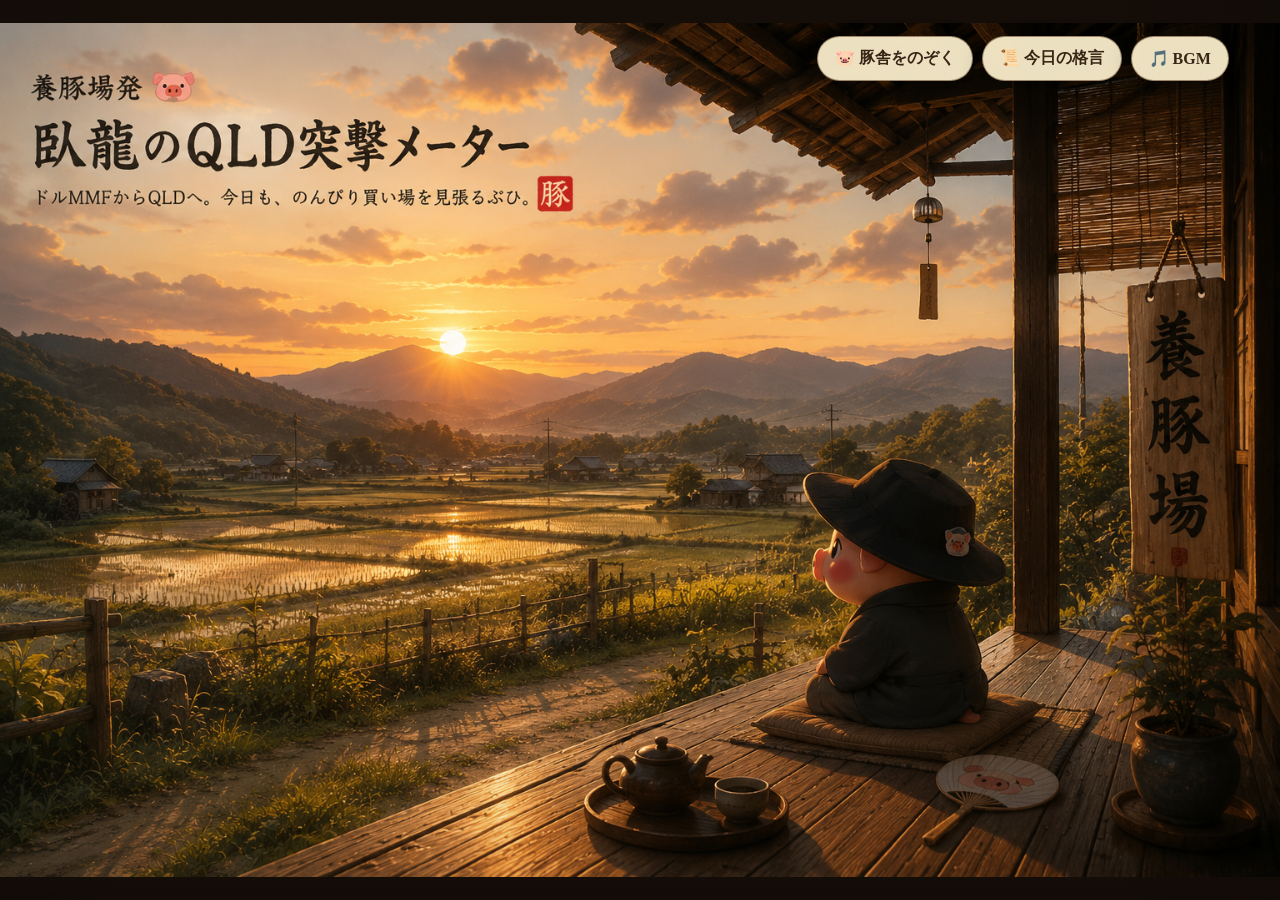
<file: index.html>
<!doctype html>
<html lang="ja">
<head>
  <meta charset="utf-8">
  <meta name="viewport" content="width=device-width,initial-scale=1,viewport-fit=cover">
  <title>臥龍のQLD突撃メーター</title>
  <link rel="stylesheet" href="style.css">
</head>

<body>
<main class="app">

  <section class="visual">
    <img
      class="background"
      src="assets/background.png"
      alt="夕暮れの養豚場"
    >

    <div class="vignette"></div>

    <nav class="desktop-menu">
      <button
        id="barnBtn"
        class="round-btn"
      >
        🐷 豚舎をのぞく
      </button>

      <button
        id="quoteBtn"
        class="round-btn"
      >
        📜 今日の格言
      </button>

      <button
        id="musicBtn"
        class="round-btn"
      >
        🎵 BGM
      </button>
    </nav>
  </section>


  <!-- =====================================================
       豚舎
       ===================================================== -->

  <section
    id="barnOverlay"
    class="overlay"
    aria-hidden="true"
  >

    <div class="barn-shell">

      <button
        class="x close-overlay"
        data-target="barnOverlay"
      >
        ×
      </button>

      <div
        id="barnContent"
        class="barn-content show"
        aria-hidden="false"
      >

        <header class="barn-content-head">

          <div>
            <small>今日の三匹</small>
            <h2>市場の様子ぶひ</h2>
          </div>

        </header>


        <!-- =========================
             市場3匹
             ========================= -->

        <div class="three-market">

          <article
            class="market-pig"
            data-market="usdjpy"
          >

            <div class="pig-face">
              🐽
            </div>

            <h3>
              ドル円㌧
            </h3>

            <div
              id="usdjpyValue"
              class="market-value"
            >
              --
            </div>

            <dl>

              <div>
                <dt>前日比</dt>
                <dd id="usdjpyDay">--</dd>
              </div>

              <div>
                <dt>年初来</dt>
                <dd id="usdjpyYtd">--</dd>
              </div>

            </dl>

            <p
              id="usdjpyMood"
              class="mood"
            >
              草を食べて待機中ぶひ。
            </p>

          </article>


          <article
            class="market-pig"
            data-market="qld"
          >

            <div class="pig-face">
              🐽
            </div>

            <h3>
              QLD㌧
            </h3>

            <div
              id="qldValue"
              class="market-value"
            >
              --
            </div>

            <dl>

              <div>
                <dt>前日比</dt>
                <dd id="qldDay">--</dd>
              </div>

              <div>
                <dt>年初来</dt>
                <dd id="qldYtd">--</dd>
              </div>

            </dl>

            <p
              id="qldMood"
              class="mood"
            >
              鼻息を整えてるぶひ。
            </p>

          </article>


          <article
            class="market-pig"
            data-market="ndx"
          >

            <div class="pig-face">
              🐽
            </div>

            <h3>
              NASDAQ100㌧
            </h3>

            <div
              id="ndxValue"
              class="market-value"
            >
              --
            </div>

            <dl>

              <div>
                <dt>前日比</dt>
                <dd id="ndxDay">--</dd>
              </div>

              <div>
                <dt>年初来</dt>
                <dd id="ndxYtd">--</dd>
              </div>

            </dl>

            <p
              id="ndxMood"
              class="mood"
            >
              今日も畑を見回るぶひ。
            </p>

          </article>

        </div>


        <!-- =========================
             QLD畑
             ========================= -->

        <section class="qld-field">

          <div class="section-head">

            <div>
              <small>
                今年のQLD畑
              </small>

              <h3>
                どこまで育ったぶひ？
              </h3>
            </div>

            <strong id="qldYtdBig">
              --
            </strong>

          </div>


          <div class="field-track">

            <div class="field-stage">
              芽
            </div>

            <div class="field-stage">
              新緑
            </div>

            <div class="field-stage">
              実り
            </div>

            <div class="field-stage">
              豊作
            </div>

            <div
              id="fieldFill"
              class="field-fill"
            ></div>

            <div
              id="miniGaryu"
              class="mini-garyu"
              title="5回押すなぶひ"
            >

              <img
                id="miniGaryuImg"
                src="assets/garyu.png"
                alt="臥龍"
              >

              <span id="miniGaryuPct">
                --%
              </span>

            </div>

          </div>


          <p
            id="fieldComment"
            class="field-comment"
          >
            今年の育ち具合を確認中ぶひ。
          </p>

        </section>


        <!-- =========================
             今日の臥龍
             ========================= -->

        <section class="garyu-decision">

          <div class="decision-left">

            <small>
              今日の臥龍㌧
            </small>

            <div
              id="deployRate"
              class="deploy-rate"
            >
              --%
            </div>

            <div
              id="deployText"
              class="deploy-text"
            >
              茶でも飲んで待つぶひ。
            </div>

          </div>


          <div class="decision-right">

            <div class="route-label">
              <span>MMF</span>
              <span>QLD</span>
            </div>


            <div class="route">

              <div class="route-line"></div>

              <div
                id="routeGaryu"
                class="route-garyu"
              >

                <img
                  id="routeGaryuImg"
                  src="assets/garyu.png"
                  alt="QLDへ進む臥龍"
                >

              </div>

            </div>


            <div class="route-meta">

              <span id="labelBadge">
                ---
              </span>

              <span>
                スコア
                <b id="score">--</b>
                /100
              </span>

              <span id="asOf">
                ----
              </span>

            </div>

          </div>

        </section>


        <!-- =================================================
             QLD突撃プラン
             ================================================= -->

        <section class="attack-plan">

          <div class="attack-plan-head">

            <div>

              <small>
                次の一手まで見えるぶひ
              </small>

              <h3>
                🔥 QLD突撃プラン
              </h3>

            </div>


            <div class="plan-total">

              <span>
                突撃資金
              </span>

              <b id="planCapital">
                700万円
              </b>

            </div>

          </div>


          <!-- 現行メーターと調整レイヤー -->

          <div class="plan-summary">

            <div>

              <span>
                通常メーター
              </span>

              <b id="normalDeployView">
                --%
              </b>

            </div>


            <div>

              <span>
                調整レイヤー
              </span>

              <b id="adjustDeployView">
                --%
              </b>

            </div>


            <div class="plan-final">

              <span>
                作戦上の投入目安
              </span>

              <b id="finalDeployView">
                --%
              </b>

            </div>

          </div>


          <!-- 金額 -->

          <div class="plan-money">

            <div>

              <span>
                目標投入額
              </span>

              <b id="targetAmount">
                --万円
              </b>

            </div>


            <div>

              <span>
                投入済み
              </span>

              <b id="investedAmount">
                未設定
              </b>

            </div>


            <div class="plan-additional">

              <span>
                今回の追加弾
              </span>

              <b id="additionalAmount">
                未設定
              </b>

            </div>

          </div>


          <!-- NASDAQ100下落ゲージ -->

          <div class="drawdown-board">

            <div class="drawdown-now">

              <span>
                NASDAQ100 高値から
              </span>

              <b id="drawdownNow">
                --%
              </b>

            </div>


            <div
              class="drawdown-track"
              aria-label="NASDAQ100下落率ゲージ"
            >

              <div class="drawdown-line"></div>


              <div
                class="drawdown-marker marker-0"
              >

                <span>
                  0%
                </span>

                <b>
                  平常
                </b>

              </div>


              <div
                id="marker10"
                class="drawdown-marker marker-10"
              >

                <span>
                  -10%
                </span>

                <b>
                  40%
                </b>

              </div>


              <div
                id="marker15"
                class="drawdown-marker marker-15"
              >

                <span>
                  -15%
                </span>

                <b>
                  60%
                </b>

              </div>


              <div
                id="marker20"
                class="drawdown-marker marker-20"
              >

                <span>
                  -20%
                </span>

                <b>
                  70%
                </b>

              </div>


              <div
                id="drawdownPig"
                class="drawdown-pig"
                title="NASDAQ100の現在地"
              >
                🐷
              </div>

            </div>


            <div class="next-line">

              <span>
                次の突撃ライン
              </span>

              <b id="nextTrigger">
                --
              </b>

              <small id="nextDistance">
                --
              </small>

            </div>

          </div>


          <!-- 40 / 60 / 70 -->

          <div class="plan-steps">

            <div
              id="step40"
              class="plan-step"
            >

              <span>
                ▼ -10%
              </span>

              <b>
                40%
              </b>

              <small id="amount40">
                --万円
              </small>

            </div>


            <div
              id="step60"
              class="plan-step"
            >

              <span>
                ▼ -15%
              </span>

              <b>
                60%
              </b>

              <small id="amount60">
                --万円
              </small>

            </div>


            <div
              id="step70"
              class="plan-step"
            >

              <span>
                ▼ -20% + VIX30
              </span>

              <b>
                70%
              </b>

              <small id="amount70">
                --万円
              </small>

            </div>

          </div>


          <!-- 予備弾 -->

          <div class="reserve-ammo">

            <div>

              <span>
                🛡️ 研究ルールの予備弾
              </span>

              <b id="reserveAmount">
                --万円
              </b>

            </div>

            <p>
              調整レイヤーでは30%をMMFに温存。
              現行メーターが70%を超える場合は現行判定を優先するぶひ。
            </p>

          </div>


          <!-- 金額設定 -->

          <details class="plan-settings">

            <summary>
              ⚙️ 金額設定
            </summary>


            <div class="plan-settings-grid">

              <label>

                <span>
                  突撃資金
                </span>

                <span class="input-wrap">

                  <input
                    id="capitalInput"
                    type="number"
                    min="0"
                    step="10"
                    value="700"
                  >

                  <em>
                    万円
                  </em>

                </span>

              </label>


              <label>

                <span>
                  投入済み（手入力）
                </span>

                <span class="input-wrap">

                  <input
                    id="investedInput"
                    type="number"
                    min="0"
                    step="1"
                    placeholder="例 140"
                  >

                  <em>
                    万円
                  </em>

                </span>

              </label>


              <button
                id="savePlanBtn"
                class="paper-btn"
                type="button"
              >
                💾 保存
              </button>

            </div>


            <p
              id="planSaveMessage"
              class="plan-save-message"
            >
              入力値はこの端末のブラウザだけに保存するぶひ。
            </p>

          </details>


          <p class="plan-note">
            ※ 調整レイヤーは研究結果のシャドー表示。
            本番判定や自動売買は変更していないぶひ。
          </p>

        </section>


        <!-- =========================
             詳細
             ========================= -->

        <section class="detail-grid">

          <div>
            <span>200DMA比</span>
            <b id="dma">--</b>
          </div>

          <div>
            <span>高値から下落</span>
            <b id="drawdown">--</b>
          </div>

          <div>
            <span>VIX</span>
            <b id="vix">--</b>
          </div>

          <div>
            <span>DFF</span>
            <b id="dff">--</b>
          </div>

        </section>


        <!-- =========================
             シグナル
             ========================= -->

        <section class="signals">

          <div>
            <span>暴落シグナル</span>
            <b id="crash">--</b>
          </div>

          <div>
            <span>反転シグナル</span>
            <b id="reversal">--</b>
          </div>

          <div>
            <span>暴落状態</span>
            <b id="crashState">--</b>
          </div>

        </section>

      </div>
    </div>
  </section>


  <!-- =====================================================
       格言
       ===================================================== -->

  <section
    id="quoteOverlay"
    class="overlay"
    aria-hidden="true"
  >

    <div class="paper-modal quote-modal">

      <button
        class="x close-overlay"
        data-target="quoteOverlay"
      >
        ×
      </button>

      <small>
        本日の養豚場訓
      </small>

      <h2>
        📜 今日の格言
      </h2>

      <blockquote id="quoteText"></blockquote>

      <div
        id="quoteSource"
        class="quote-source"
      >
        臥龍㌧
      </div>

      <button
        id="nextQuoteBtn"
        class="paper-btn"
      >
        🐽 もう一言
      </button>

    </div>
  </section>


  <!-- =====================================================
       BGM
       ===================================================== -->

  <section
    id="musicOverlay"
    class="overlay"
    aria-hidden="true"
  >

    <div class="paper-modal music-modal">

      <button
        class="x close-overlay"
        data-target="musicOverlay"
      >
        ×
      </button>

      <small>
        養豚場RADIO
      </small>

      <h2>
        🎵 BGM
      </h2>


      <label for="songSelect">
        楽曲
      </label>

      <select id="songSelect">

        <option value="">
          楽曲を選ぶぶひ
        </option>

      </select>


      <div class="music-controls">

        <button
          id="playBtn"
          class="paper-btn"
        >
          ▶ 再生
        </button>

        <button
          id="pauseBtn"
          class="paper-btn ghost"
        >
          ⏸ 一時停止
        </button>

        <button
          id="stopBtn"
          class="paper-btn ghost"
        >
          ⏹ 停止
        </button>

      </div>


      <label for="volume">
        音量
      </label>

      <input
        id="volume"
        type="range"
        min="0"
        max="1"
        step="0.01"
        value="0.65"
      >


      <div
        id="nowPlaying"
        class="now-playing"
      >
        曲を選ぶぶひ。
      </div>


      <audio
        id="audio"
        preload="metadata"
      ></audio>

    </div>
  </section>


  <!-- =====================================================
       モバイル
       ===================================================== -->

  <nav class="mobile-menu">

    <button id="mobileBarnBtn">
      🐷
      <span>豚舎</span>
    </button>

    <button id="mobileQuoteBtn">
      📜
      <span>格言</span>
    </button>

    <button id="mobileMusicBtn">
      🎵
      <span>BGM</span>
    </button>

  </nav>

</main>

<script src="script.js"></script>

</body>
</html>
</file>
<file: style.css>
:root{
  --ink:#372516;
  --paper:#f5e7c3;
  --paper2:#fff8e5;
  --wood:#71451f;
  --wood2:#9c6b39;
  --line:rgba(93,61,30,.28);
  --red:#a84b34;
  --green:#4e744c;
  --gold:#c69547;
}


*{
  box-sizing:border-box;
}


html,
body{
  margin:0;
  min-height:100%;
  background:#140d08;
  color:var(--ink);
}


body{
  font-family:
    "Yu Mincho",
    "Hiragino Mincho ProN",
    "Yu Gothic",
    serif;
}


button,
select,
input{
  font:inherit;
}


button{
  cursor:pointer;
}


.app{
  min-height:100dvh;
  position:relative;
}


/* =========================================================
   背景
   ========================================================= */

.visual{
  position:relative;
  width:100%;
  height:100dvh;
  min-height:620px;
  display:grid;
  place-items:center;
  overflow:hidden;
  background:#140d08;
}


.background{
  width:100%;
  height:100%;
  object-fit:contain;
  object-position:center;
  display:block;
}


.vignette{
  position:absolute;
  inset:0;
  pointer-events:none;

  background:
    linear-gradient(
      90deg,
      rgba(0,0,0,.06),
      transparent 16%,
      transparent 84%,
      rgba(0,0,0,.1)
    ),
    linear-gradient(
      0deg,
      rgba(0,0,0,.08),
      transparent 20%
    );
}


/* =========================================================
   メニュー
   ========================================================= */

.desktop-menu{
  position:absolute;
  right:max(24px,4vw);
  top:max(20px,4vh);
  display:flex;
  gap:9px;
}


.round-btn,
.paper-btn{
  border:
    1px solid
    rgba(76,47,22,.5);

  background:
    rgba(250,238,205,.94);

  color:var(--ink);

  border-radius:999px;

  padding:
    11px
    17px;

  font-weight:800;

  box-shadow:
    0 8px 25px #0004;

  backdrop-filter:
    blur(6px);
}


.round-btn:hover,
.paper-btn:hover{
  transform:
    translateY(-1px);
}


.paper-btn.ghost{
  background:transparent;
  box-shadow:none;
}


/* =========================================================
   Overlay
   ========================================================= */

.overlay{
  position:fixed;
  inset:0;
  z-index:40;

  background:
    rgba(24,14,7,.55);

  backdrop-filter:
    blur(5px);

  display:grid;
  place-items:center;

  padding:18px;

  opacity:0;
  pointer-events:none;

  transition:.28s;
}


.overlay.show{
  opacity:1;
  pointer-events:auto;
}


.x{
  position:absolute;
  right:15px;
  top:11px;

  border:0;
  background:transparent;
  color:var(--ink);

  font-size:28px;
  z-index:9;
}


/* =========================================================
   豚舎
   ========================================================= */

.barn-shell{
  position:relative;

  width:
    min(
      980px,
      96vw
    );

  max-height:
    92dvh;

  overflow:auto;

  border-radius:20px;

  background:
    rgba(245,231,195,.96);

  border:
    1px solid #6e471f;

  box-shadow:
    0 25px 80px #0009;

  padding:22px;
}


.barn-content{
  display:block;
  animation:
    fadeUp .35s ease;
}


@keyframes fadeUp{

  from{
    opacity:0;
    transform:
      translateY(12px);
  }

  to{
    opacity:1;
    transform:none;
  }

}


.barn-content-head{
  display:flex;
  justify-content:space-between;
  align-items:flex-start;

  gap:12px;

  border-bottom:
    1px solid var(--line);

  padding-bottom:10px;
}


.barn-content-head small{
  font-weight:800;
  color:#7c6853;
}


.barn-content-head h2{
  font-size:30px;
  margin:3px 0;
}


/* =========================================================
   市場3匹
   ========================================================= */

.three-market{
  display:grid;
  grid-template-columns:
    repeat(
      3,
      1fr
    );

  gap:12px;
  margin-top:16px;
}


.market-pig{
  position:relative;

  background:
    rgba(255,249,229,.82);

  border:
    1px solid var(--line);

  border-radius:15px;

  padding:14px;

  text-align:center;

  overflow:hidden;
}


.pig-face{
  font-size:42px;
  transition:.25s;
}


.market-pig.up
.pig-face{
  animation:
    happy .55s
    infinite alternate;
}


.market-pig.down
.pig-face{
  animation:
    sad 1s
    infinite alternate;
}


.market-pig.crash
.pig-face{
  animation:
    shake .22s 6;
}


@keyframes happy{

  to{
    transform:
      translateY(-6px)
      scale(1.06);
  }

}


@keyframes sad{

  to{
    transform:
      translateY(4px)
      rotate(-4deg);
  }

}


@keyframes shake{

  25%{
    transform:
      translateX(-5px);
  }

  75%{
    transform:
      translateX(5px);
  }

}


.market-pig h3{
  margin:
    3px 0 8px;
}


.market-value{
  font:
    800 25px
    system-ui,
    sans-serif;
}


.market-pig dl{
  margin:
    12px 0 4px;
}


.market-pig dl div{
  display:flex;
  justify-content:space-between;

  padding:
    6px 0;

  border-top:
    1px dashed
    var(--line);
}


.market-pig dt{
  font-size:12px;
  color:#7e6b58;
}


.market-pig dd{
  margin:0;

  font:
    800 15px
    system-ui,
    sans-serif;
}


.change.up{
  color:#3f7d4a;
}


.change.down{
  color:#ae493b;
}


.change.flat{
  color:#786c5f;
}


.mood{
  font-size:12px;
  color:#776653;
  min-height:2.8em;
}


/* =========================================================
   共通カード
   ========================================================= */

.qld-field,
.garyu-decision,
.attack-plan{
  margin-top:15px;

  padding:16px;

  border:
    1px solid
    var(--line);

  border-radius:15px;

  background:
    rgba(255,248,224,.62);
}


/* =========================================================
   QLD畑
   ========================================================= */

.section-head{
  display:flex;
  justify-content:space-between;
  align-items:flex-end;
}


.section-head small{
  font-weight:800;
  color:#806b54;
}


.section-head h3{
  margin:
    2px 0;

  font-size:21px;
}


.section-head strong{
  font:
    900 28px
    system-ui,
    sans-serif;

  color:var(--red);
}


.field-track{
  position:relative;

  height:110px;

  margin-top:12px;

  border-radius:13px;

  background:
    linear-gradient(
      #e5dfba 0 54%,
      #9ab06d 54%
    );

  overflow:hidden;

  border:
    1px solid #88905d;
}


.field-stage{
  position:relative;
  z-index:2;

  display:inline-block;

  width:24%;

  padding-top:75px;

  text-align:center;

  font-size:11px;
  font-weight:800;

  color:#665c42;
}


.field-fill{
  position:absolute;
  left:0;
  bottom:0;

  height:46%;
  width:0;

  background:
    linear-gradient(
      90deg,
      #829a53,
      #b59746
    );

  opacity:.8;

  transition:
    width .7s;
}


.mini-garyu{
  position:absolute;
  z-index:4;

  left:4%;
  top:10px;

  width:70px;

  text-align:center;

  transition:
    left .8s
    cubic-bezier(
      .2,
      .9,
      .25,
      1.2
    );

  user-select:none;
  cursor:pointer;
}


.mini-garyu img{
  width:58px;
  height:58px;

  object-fit:contain;

  display:block;
  margin:auto;

  filter:
    drop-shadow(
      0 3px 3px #0003
    );
}


.mini-garyu span{
  background:#fff8df;

  border:
    1px solid #8e6a3f;

  border-radius:999px;

  padding:
    2px 6px;

  font:
    800 10px
    system-ui,
    sans-serif;
}


.mini-garyu.rage img{
  animation:
    shake .2s 12;
}


.field-comment{
  margin:
    9px 0 0;

  font-weight:800;
}


/* =========================================================
   今日の臥龍
   ========================================================= */

.garyu-decision{
  display:grid;

  grid-template-columns:
    .8fr 1.2fr;

  gap:18px;

  align-items:center;
}


.decision-left small{
  font-weight:800;
  color:#786550;
}


.deploy-rate{
  font:
    900 68px/1
    system-ui,
    sans-serif;

  color:var(--red);
}


.deploy-text{
  font-weight:800;
  margin-top:8px;
}


.route-label,
.route-meta{
  display:flex;
  justify-content:space-between;

  gap:10px;

  font-size:11px;
  color:#796b5b;
}


.route{
  position:relative;
  height:74px;
}


.route-line{
  position:absolute;

  left:4%;
  right:4%;
  top:39px;

  height:3px;

  background:#ab8d60;
}


.route-garyu{
  position:absolute;

  left:4%;
  top:1px;

  width:62px;

  transition:
    left .8s;
}


.route-garyu img{
  width:54px;
  height:54px;
  object-fit:contain;
}


.route-meta{
  justify-content:flex-start;
  flex-wrap:wrap;
}


.route-meta span:first-child{
  border:
    1px solid #8e6e45;

  border-radius:999px;

  padding:
    3px 8px;
}


/* =========================================================
   QLD突撃プラン
   ========================================================= */

.attack-plan{
  background:
    linear-gradient(
      180deg,
      rgba(255,250,232,.90),
      rgba(245,230,194,.76)
    );

  border:
    2px solid
    rgba(126,82,38,.33);

  box-shadow:
    inset 0 1px #fff9,
    0 6px 18px #4b32121a;
}


.attack-plan-head{
  display:flex;
  justify-content:space-between;
  align-items:flex-start;

  gap:16px;
}


.attack-plan-head small{
  font-weight:800;
  color:#7b6750;
}


.attack-plan-head h3{
  margin:
    3px 0 0;

  font-size:24px;
}


.plan-total{
  min-width:130px;

  text-align:right;

  padding:
    8px 12px;

  border:
    1px solid
    var(--line);

  background:
    #fff8e4b8;

  border-radius:12px;
}


.plan-total span{
  display:block;

  font-size:11px;
  color:#766653;
}


.plan-total b{
  font:
    900 22px
    system-ui,
    sans-serif;

  color:var(--red);
}


/* =========================================================
   突撃プラン判定
   ========================================================= */

.plan-summary{
  display:grid;

  grid-template-columns:
    repeat(
      3,
      1fr
    );

  gap:8px;

  margin-top:15px;
}


.plan-summary>div,
.plan-money>div{
  background:#fff8e3c9;

  border:
    1px solid
    var(--line);

  border-radius:11px;

  padding:10px;
}


.plan-summary span,
.plan-money span{
  display:block;

  font-size:11px;
  color:#7a6957;
}


.plan-summary b{
  display:block;

  margin-top:3px;

  font:
    900 24px
    system-ui,
    sans-serif;
}


.plan-summary
.plan-final{
  background:#f2dfb4;
  border-color:#b99155;
}


.plan-summary
.plan-final b{
  color:var(--red);
}


/* =========================================================
   金額
   ========================================================= */

.plan-money{
  display:grid;

  grid-template-columns:
    repeat(
      3,
      1fr
    );

  gap:8px;

  margin-top:8px;
}


.plan-money b{
  display:block;

  margin-top:3px;

  font:
    800 18px
    system-ui,
    sans-serif;
}


.plan-money
.plan-additional{
  background:#f7e4c5;
}


.plan-money
.plan-additional b{
  color:#9e4f37;
}


/* =========================================================
   下落ゲージ
   ========================================================= */

.drawdown-board{
  margin-top:14px;

  padding:13px;

  border-radius:13px;

  border:
    1px solid
    var(--line);

  background:
    #f3e7c9b8;
}


.drawdown-now{
  display:flex;

  align-items:baseline;
  justify-content:space-between;

  gap:10px;
}


.drawdown-now span{
  font-size:12px;
  font-weight:800;
  color:#786550;
}


.drawdown-now b{
  font:
    900 27px
    system-ui,
    sans-serif;

  color:var(--red);
}


.drawdown-track{
  position:relative;

  height:104px;

  margin:
    8px 4px 4px;
}


.drawdown-line{
  position:absolute;

  left:4%;
  right:4%;
  top:48px;

  height:5px;

  border-radius:999px;

  background:
    linear-gradient(
      90deg,
      #7ba36a 0 50%,
      #d4a34f 50% 75%,
      #b2583e 75%
    );

  box-shadow:
    inset 0 1px 2px #0003;
}


.drawdown-marker{
  position:absolute;

  top:17px;

  transform:
    translateX(-50%);

  width:58px;

  text-align:center;

  z-index:2;
}


.drawdown-marker:after{
  content:"";

  position:absolute;

  left:50%;
  top:29px;

  width:2px;
  height:26px;

  background:#755f47;

  opacity:.55;
}


.drawdown-marker span{
  display:block;

  font:
    800 11px
    system-ui,
    sans-serif;
}


.drawdown-marker b{
  display:inline-block;

  margin-top:37px;

  padding:
    2px 7px;

  border-radius:999px;

  background:#fff7df;

  border:
    1px solid #aa8b5d;

  font:
    800 11px
    system-ui,
    sans-serif;
}


.drawdown-marker.reached b{
  background:#6d9565;
  color:white;

  border-color:#50794b;
}


.drawdown-marker.reached b:before{
  content:"✓ ";
}


.marker-0{
  left:4%;
}


.marker-10{
  left:50%;
}


.marker-15{
  left:73%;
}


.marker-20{
  left:96%;
}


.drawdown-pig{
  position:absolute;

  left:4%;
  top:29px;

  transform:
    translateX(-50%);

  z-index:5;

  font-size:29px;

  filter:
    drop-shadow(
      0 3px 2px #0003
    );

  transition:
    left .8s
    cubic-bezier(
      .2,
      .9,
      .25,
      1.2
    );
}


.drawdown-pig:after{
  content:"現在";

  position:absolute;

  left:50%;
  top:-18px;

  transform:
    translateX(-50%);

  white-space:nowrap;

  font:
    800 9px
    system-ui,
    sans-serif;

  background:#fff8df;

  border:
    1px solid #967347;

  border-radius:999px;

  padding:
    1px 5px;
}


/* =========================================================
   次の突撃ライン
   ========================================================= */

.next-line{
  display:grid;

  grid-template-columns:
    auto 1fr;

  gap:
    3px 12px;

  margin-top:4px;

  padding:
    10px 12px;

  border-radius:10px;

  background:#fff8df;

  border:
    1px dashed
    #ad8a5b;
}


.next-line span{
  font-size:11px;
  color:#7b6957;
}


.next-line b{
  font-weight:900;
  color:#8f4936;
  text-align:right;
}


.next-line small{
  grid-column:
    1 / -1;

  text-align:right;

  color:#735f4e;

  font-weight:800;
}


/* =========================================================
   40 / 60 / 70
   ========================================================= */

.plan-steps{
  display:grid;

  grid-template-columns:
    repeat(
      3,
      1fr
    );

  gap:8px;

  margin-top:10px;
}


.plan-step{
  position:relative;

  padding:
    11px 9px;

  border:
    1px solid
    var(--line);

  border-radius:11px;

  background:#fff8e4;

  text-align:center;
}


.plan-step span{
  display:block;

  font-size:11px;
  font-weight:800;

  color:#745f4c;
}


.plan-step b{
  display:block;

  margin:
    2px 0;

  font:
    900 24px
    system-ui,
    sans-serif;

  color:#9c503a;
}


.plan-step small{
  font:
    800 12px
    system-ui,
    sans-serif;
}


.plan-step.reached{
  background:#e6edcf;

  border-color:#809864;
}


.plan-step.reached:after{
  content:"到達 ✓";

  position:absolute;

  right:6px;
  top:5px;

  font:
    900 9px
    system-ui,
    sans-serif;

  color:#4f7749;
}


/* =========================================================
   予備弾
   ========================================================= */

.reserve-ammo{
  display:flex;

  justify-content:space-between;
  align-items:center;

  gap:18px;

  margin-top:10px;

  padding:
    11px 13px;

  border-radius:12px;

  background:#e7eddd;

  border:
    1px solid #98aa82;
}


.reserve-ammo div{
  min-width:170px;
}


.reserve-ammo span{
  display:block;

  font-size:11px;
  font-weight:800;

  color:#617255;
}


.reserve-ammo b{
  font:
    900 25px
    system-ui,
    sans-serif;

  color:#56734e;
}


.reserve-ammo p{
  margin:0;

  font-size:12px;
  font-weight:800;

  color:#5e6b54;

  line-height:1.55;
}


/* =========================================================
   金額設定
   ========================================================= */

.plan-settings{
  margin-top:12px;

  border-top:
    1px dashed
    var(--line);

  padding-top:10px;
}


.plan-settings summary{
  cursor:pointer;

  font-weight:900;

  color:#705b45;

  user-select:none;
}


.plan-settings-grid{
  display:grid;

  grid-template-columns:
    1fr 1fr auto;

  gap:10px;

  align-items:end;

  margin-top:10px;
}


.plan-settings
label>span:first-child{
  display:block;

  margin-bottom:5px;

  font-size:11px;
  font-weight:800;

  color:#786550;
}


.input-wrap{
  display:flex;
  align-items:center;

  border:
    1px solid
    #a88a60;

  border-radius:9px;

  background:#fff9e8;

  overflow:hidden;
}


.input-wrap input{
  width:100%;
  min-width:0;

  border:0;

  background:transparent;

  padding:
    9px 8px;

  outline:none;

  font:
    800 15px
    system-ui,
    sans-serif;

  color:var(--ink);
}


.input-wrap em{
  font-style:normal;

  font-size:11px;
  font-weight:800;

  color:#756452;

  padding-right:8px;
}


.plan-settings
.paper-btn{
  padding:
    9px 14px;
}


.plan-save-message{
  margin:
    8px 0 0;

  font-size:10px;

  color:#776854;
}


.plan-note{
  margin:
    10px 0 0;

  font-size:10px;

  color:#796b5b;

  line-height:1.5;
}


/* =========================================================
   詳細
   ========================================================= */

.detail-grid{
  display:grid;

  grid-template-columns:
    repeat(
      4,
      1fr
    );

  gap:9px;

  margin-top:14px;
}


.detail-grid div{
  background:#fff8e2aa;

  border:
    1px solid
    var(--line);

  padding:10px;

  border-radius:10px;
}


.detail-grid span{
  font-size:11px;
  color:#7c6b58;
  display:block;
}


.detail-grid b{
  font:
    800 18px
    system-ui,
    sans-serif;
}


/* =========================================================
   Signal
   ========================================================= */

.signals{
  margin-top:12px;
}


.signals div{
  display:flex;
  justify-content:space-between;

  padding:
    8px 2px;

  border-top:
    1px dashed
    var(--line);
}


.signals .on{
  color:#a84337;
}


.signals .off{
  color:#4d714a;
}


/* =========================================================
   Modal
   ========================================================= */

.paper-modal{
  position:relative;

  width:
    min(
      520px,
      92vw
    );

  max-height:
    85dvh;

  overflow:auto;

  background:
    rgba(247,232,196,.97);

  border:
    1px solid #704b26;

  border-radius:18px;

  padding:24px;

  box-shadow:
    0 24px 70px #0009;
}


.paper-modal small{
  font-weight:800;
  color:#77634d;
}


.paper-modal h2{
  margin:
    4px 0 18px;
}


.quote-modal blockquote{
  border-left:
    4px solid
    var(--red);

  padding:
    4px 0 4px 15px;

  margin:
    18px 0;

  font-size:24px;
  font-weight:800;
  line-height:1.7;
}


.quote-source{
  text-align:right;

  font-size:12px;

  color:#776b5f;
}


.music-modal label{
  display:block;

  font-size:12px;
  font-weight:800;

  margin:
    15px 0 6px;
}


.music-modal select{
  width:100%;

  padding:10px;

  border:
    1px solid
    var(--line);

  border-radius:9px;

  background:#fff8e5;
}


.music-controls{
  display:flex;
  gap:8px;
  flex-wrap:wrap;

  margin-top:14px;
}


.music-modal input{
  width:100%;
}


.now-playing{
  margin-top:12px;

  padding:10px;

  background:#fff7dfaa;

  border-radius:9px;

  font-size:13px;
}


.mobile-menu{
  display:none;
}


/* =========================================================
   Mobile / Portrait
   ========================================================= */

@media(
  max-width:780px
),
(
  orientation:portrait
){

  .visual{
    height:auto;
    min-height:0;
    display:block;
    padding-bottom:68px;
  }


  .background{
    width:100%;
    height:auto;

    object-fit:contain;
    object-position:center top;
  }


  .desktop-menu{
    display:none;
  }


  .mobile-menu{
    display:grid;

    grid-template-columns:
      repeat(
        3,
        1fr
      );

    position:fixed;

    left:0;
    right:0;
    bottom:0;

    z-index:50;

    background:
      rgba(38,23,12,.94);

    backdrop-filter:
      blur(9px);

    padding:
      7px 6px
      calc(
        7px
        +
        env(
          safe-area-inset-bottom
        )
      );
  }


  .mobile-menu button{
    border:0;
    background:transparent;

    color:#f9e8c5;

    display:flex;
    flex-direction:column;
    align-items:center;

    font-weight:800;
  }


  .mobile-menu span{
    font-size:10px;
  }


  .barn-shell{
    padding:15px;
    width:96vw;
  }


  .three-market{
    grid-template-columns:
      1fr;
  }


  .garyu-decision{
    grid-template-columns:
      1fr;
  }


  .detail-grid{
    grid-template-columns:
      repeat(
        2,
        1fr
      );
  }


  /* -------------------------
     突撃プラン
     ------------------------- */

  .attack-plan-head{
    align-items:center;
  }


  .attack-plan-head h3{
    font-size:21px;
  }


  .plan-total{
    min-width:110px;

    padding:
      7px 9px;
  }


  .plan-total b{
    font-size:18px;
  }


  .plan-summary{
    grid-template-columns:
      1fr 1fr;
  }


  .plan-summary
  .plan-final{
    grid-column:
      1 / -1;
  }


  .plan-money{
    grid-template-columns:
      1fr 1fr;
  }


  .plan-money
  .plan-additional{
    grid-column:
      1 / -1;
  }


  .drawdown-track{
    margin-left:0;
    margin-right:0;
  }


  .drawdown-marker{
    width:48px;
  }


  .drawdown-marker span{
    font-size:10px;
  }


  .drawdown-marker b{
    font-size:10px;

    padding:
      2px 5px;
  }


  .plan-steps{
    grid-template-columns:
      1fr;
  }


  .reserve-ammo{
    align-items:flex-start;
  }


  .plan-settings-grid{
    grid-template-columns:
      1fr;
  }


  .plan-settings
  .paper-btn{
    width:100%;
  }

}


/* =========================================================
   Small mobile
   ========================================================= */

@media(
  max-width:430px
){

  .barn-shell{
    padding:12px;
  }


  .attack-plan{
    padding:12px;
  }


  .attack-plan-head{
    gap:8px;
  }


  .drawdown-pig{
    font-size:25px;
  }


  .reserve-ammo{
    display:block;
  }


  .reserve-ammo p{
    margin-top:5px;
  }

}
</file>
